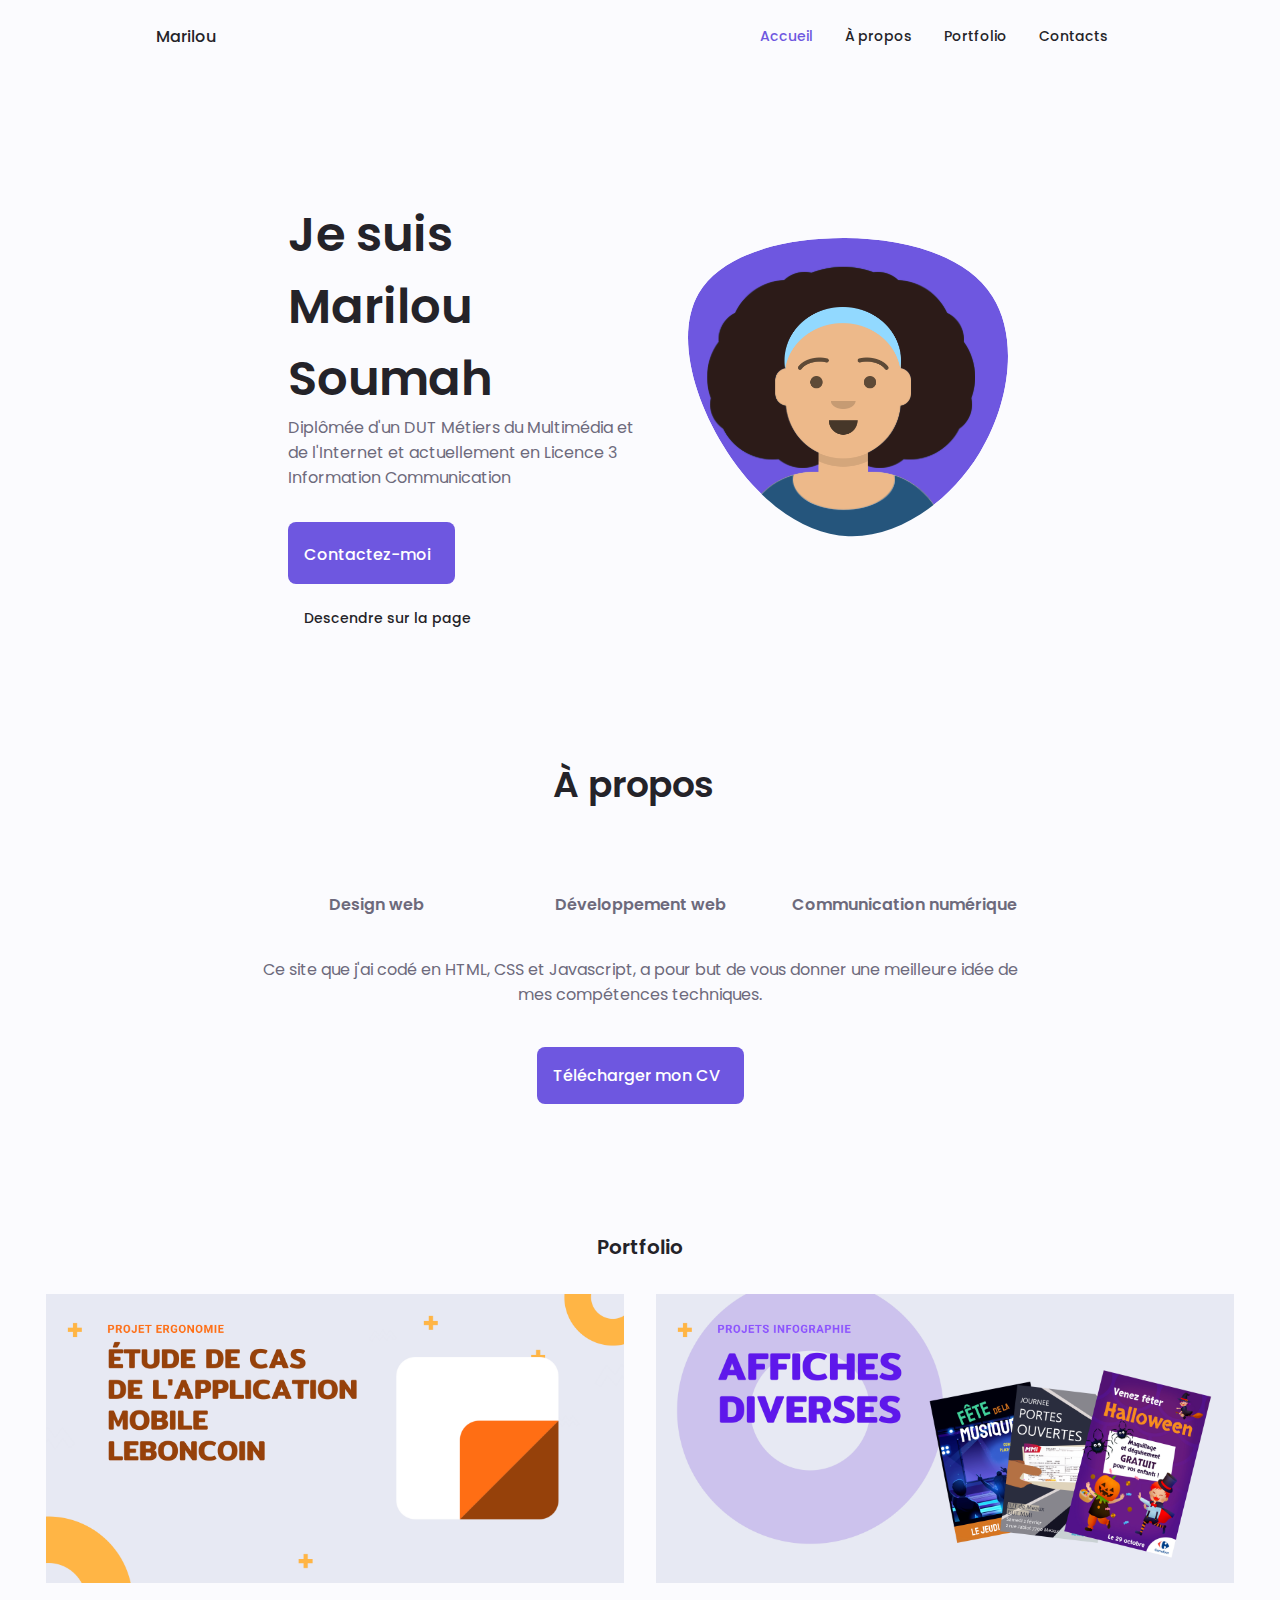
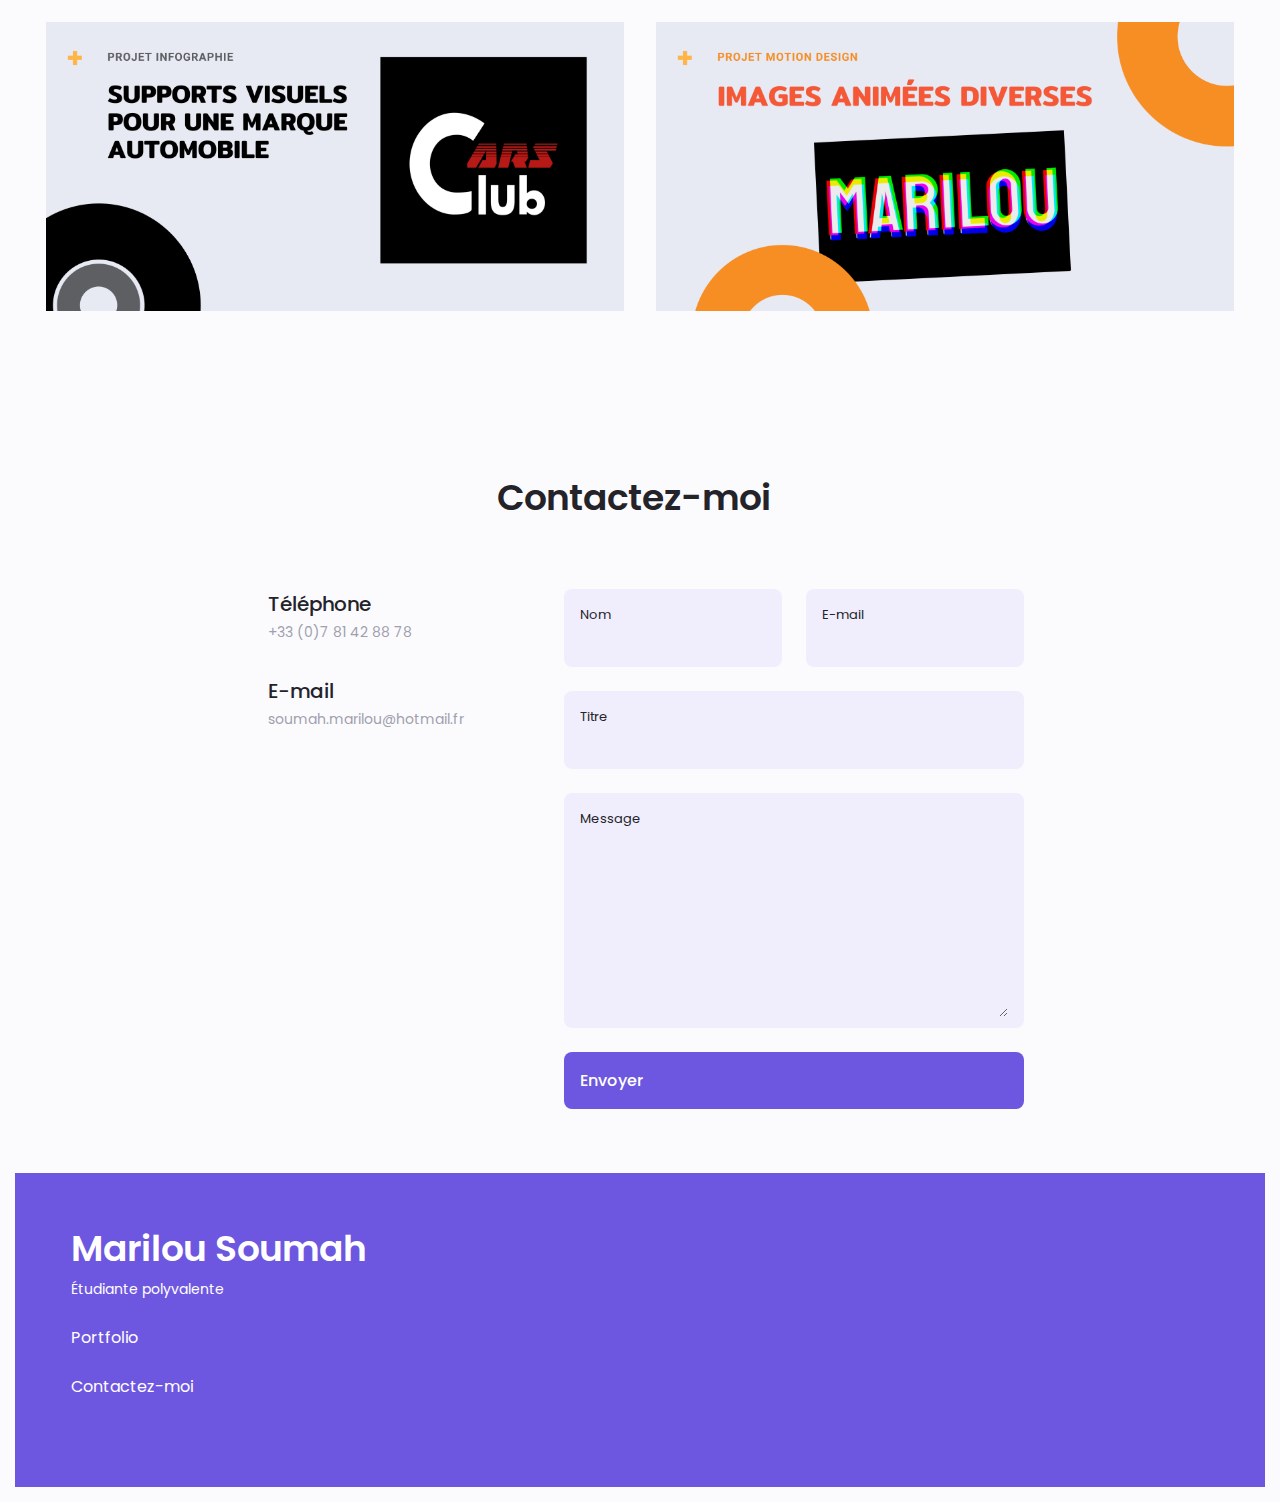
<file: index.html>
<!DOCTYPE html>
    <html lang="en">
    <head>
        <meta charset="UTF-8">
        <meta name="viewport" content="width=device-width, initial-scale=1.0">

        <!--==================== UNICONS ====================-->
        <link rel="stylesheet" href="https://unicons.iconscout.com/release/v4.0.0/css/line.css">
        
        <!--==================== SWIPER CSS ====================-->
        <link rel="stylesheet" href="">
        
        <!--==================== CSS ====================-->
        <link rel="stylesheet" href="assets/css/styles.css">

        <title>Responsive Portfolio Website</title>
    </head>
    <body>
        <!--==================== HEADER ====================-->
        <header class="header" id="header">
            <nav class="nav container">
              <a href="" class="nav_logo">Marilou</a>
            

            <div class="nav_menu" id="nav-menu">
                <ul class="nav_list grid">
                    <li class="nav_item">
                        <a href="#home" class="nav_link active-link">
                            <i class="uil uil-estate nav_icon"></i>Accueil
                        </a>
                    </li>
                    <li class="nav_item">
                        <a href="#about" class="nav_link">
                            <i class="uil uil-user nav_icon"></i>À  propos
                        </a>
                    </li>
                    <li class="nav_item">
                        <a href="#portfolio" class="nav_link">
                            <i class="uil uil-scenery nav_icon"></i> Portfolio
                        </a>
                    </li>
                    <li class="nav_item">
                        <a href="#contact" class="nav_link">
                            <i class="uil uil-envelope-check nav_icon"></i> Contacts
                        </a>
                    </li>
                </ul>
                <i class="uil uil-times nav_close" id="nav-close"></i>
            </div>

            <div class="nav_btns">
                <div class="nav_toggle" id="nav-toggle">
                    <i class="uil uil-apps"></i>
                </div>
            </div>
        </nav>
        </header>

        <!--==================== MAIN ====================-->
        <main class="main">
            <!--==================== HOME ====================-->
            <section class="home section" id="home">
                <div class="home_container container grid">
                    <div class="home_content grid">
                        <div class="home_social">
                            <a href="https://www.linkedin.com/in/marilou-soumah-67598a177" target="_blank" class="home_social-icon">
                               <i class="uil uil-linkedin"></i>
                            </a>
                        </div>

                        <div class="home_img">
                            <svg class="home_blob" viewBox="0 0 200 187" xmlns="http://www.w3.org/2000/svg" xmlns:xlink="http://www.w3.org/1999/xlink">
                                <mask id="mask0" mask-type="alpha">
                                    <path d="M190.312 36.4879C206.582 62.1187 201.309 102.826 182.328 134.186C163.346 165.547 
                                    130.807 187.559 100.226 186.353C69.6454 185.297 41.0228 161.023 21.7403 129.362C2.45775 
                                    97.8511 -7.48481 59.1033 6.67581 34.5279C20.9871 10.1032 59.7028 -0.149132 97.9666 
                                    0.00163737C136.23 0.303176 174.193 10.857 190.312 36.4879Z"/>
                                </mask>
                                <g mask="url(#mask0)">
                                    <path d="M190.312 36.4879C206.582 62.1187 201.309 102.826 182.328 134.186C163.346 
                                    165.547 130.807 187.559 100.226 186.353C69.6454 185.297 41.0228 161.023 21.7403 
                                    129.362C2.45775 97.8511 -7.48481 59.1033 6.67581 34.5279C20.9871 10.1032 59.7028 
                                    -0.149132 97.9666 0.00163737C136.23 0.303176 174.193 10.857 190.312 36.4879Z"/>
                                
                                    <image class="home_blob-img" x='12' y='18' href="assets/img/avatar.png"/>
                                </g>
                            </svg>
                        </div>

                        <div class="home_data">
                            <h1 class="home_title">Je suis Marilou Soumah</h1>
                            <p class="home_description">Diplômée d'un DUT Métiers du Multimédia et de l'Internet et actuellement en Licence 3 Information Communication
                            </p>
                            <a href="#contact" class="button button-flex">Contactez-moi
                                <i class="uil uil-envelope-check button_icon"></i>
                            </a>
                        </div>
                    </div>
                        <div class="home_scroll">
                            <a href="#about" class="home_scroll-button button--flex">
                                <i class="uil uil-mouse home_scroll-mouse"></i>
                                <span class="home_scroll-name">Descendre sur la page</span>
                                <i class="uil uil-arrow-down home_scroll-arrow"></i>
                            </a>
                        </div>
                    
                </div>
            </section>

            <!--==================== ABOUT ====================-->
            <section class="about section" id="about">
                <h2 class="section_title">À propos</h2>
                <div class="about_container container grid">
                    <div>
                    <div class="about_info">
                        <div>
                            <span class="about_info-title"><i class="uil uil-palette designweb_icon"></i></span>
                            <span class="about_info-name">Design web</span>
                        </div>
                        <div>
                            <span class="about_info-title"><i class="uil uil-brackets-curly devweb_icon"></i></span>
                            <span class="about_info-name">Développement web</span>
                        </div>
                        <div>
                            <span class="about_info-title"><i class="uil uil-comment comnum_icon"></i></span>
                            <span class="about_info-name">Communication numérique</span>
                        </div>
                    </div>
                    <div class="about_data">
                        <p class="about_description">Ce site que j'ai codé en HTML, CSS et Javascript, a pour but de vous donner une meilleure idée de mes compétences techniques. </p>
                        <div class="about_button">
                            <a download="" href="assets/pdf/CV_Marilou-Soumah.pdf" class="button button--flex">Télécharger mon CV
                                <i class="uil uil-download-alt button_icon"></i>
                            </a>
                        </div>
                    </div>
                    </div>
                </div>
            </section>
                   

            <!--==================== PORTFOLIO ====================-->
            <section class="portfolio section" id="portfolio">

            <!-- title and tag -->
    <div class="container_portfolio">
        <h2 class="portfolio_title">Portfolio</h2>
  
        <!-- Content of the body-->
        <div class="row">
            <div class="column">
                <div class="content_portfolio">
                    <a href="projetergo.html"><img src="assets/img/ergonomie.png"
                        alt="" style="width:100%"></a>
                </div>
            </div>
             
            <div class="column">
                <div class="content_portfolio">
                    <a href="affiches.html"><img src="assets/img/infographie.png"
                        alt="" style="width:100%"></a>
                </div>
            </div>
             
            <div class="column">
                <div class="content_portfolio">
                    <a href="carsclub.html"><img src="assets/img/infographiecars.png"
                        alt="" style="width:100%"></a>
                </div>
            </div>
             
            <div class="column">
                <div class="content_portfolio">
                    <a href="motiondesign.html"><img src="assets/img/motiondesign.png"
                        alt="" style="width:100%"></a>
                </div>
            </div>
        </div>
    </div>
</section>

            <!--==================== CONTACT ME ====================-->
            <section class="contact section" id="contact">
                <h2 class="section_title">Contactez-moi</h2>
                <div class="contact_container container grid">
                    <div>
                        <div class="contact_information">
                            <i class="uil uil-phone contact_icon"></i>
                            <div>
                                <h3 class="contact_title">Téléphone</h3>
                                <span class="contact_subtitle">+33 (0)7 81 42 88 78</span>
                            </div>
                        </div>

                        <div class="contact_information">
                            <i class="uil uil-envelope contact_icon"></i>
                            <div>
                                <h3 class="contact_title">E-mail</h3>
                                <span class="contact_subtitle">soumah.marilou@hotmail.fr</span>
                            </div>
                        </div>
                    </div>
                    <div>
                    <form action="" class="contact_form grid">
                        <div class="contact_inputs grid">
                            <div class="contact_content">
                                <label for="" class="contact_label">Nom</label>
                                <input type="text" class="contact_input">
                            </div>
                            <div class="contact_content">
                                <label for="" class="contact_label">E-mail</label>
                                <input type="email" class="contact_input">
                            </div>
                        </div>
                            <div class="contact_content">
                                <label for="" class="contact_label">Titre</label>
                                <input type="text" class="contact_input">
                            </div>
                            <div class="contact_content">
                                <label for="" class="contact_label">Message</label>
                                <textarea name="" id="" cols="0" rows="7" class="contact_input"></textarea>
                            </div>
                            <a href="#" class="button button--flex">
                                Envoyer
                                <i class="uil uil-message button_icon"></i>
                            </a>
                        
                    </form>
                    </div>
                </div>
            </section>
        </main>

        <!--==================== FOOTER ====================-->
        <footer class="footer">
            <div class="footer_bg">
                <div class="footer_container container_grid">
                    <div>
                        <h1 class="footer_title">Marilou Soumah</h1>
                        <span class="footer_subtitle">Étudiante polyvalente</span>
                    </div>

                    <ul class="footer_links">
                        <li>
                            <a href="#portfolio" class="footer_link">Portfolio</a>
                        </li>
                        <li>
                            <a href="#contact" class="footer_link">Contactez-moi</a>
                        </li>
                    </ul>
            
                <div class="footer_socials">
                    <a href="https://www.linkedin.com/in/marilou-soumah-67598a177" target="_blank" class="footer_social">
                        <i class="uil uil-linkedin"></i>
                    </a>
                </div>
                </div>
            </div>
            <!--<p class="footer_copy">&#169; Marilou Soumah. Tout droits réservés</p>-->
        
        </footer>
        
        <!--==================== SCROLL TOP ====================-->
        <a href="#" class="scrollup" id="scroll-up">
            <i class="uil uil-arrow-circle-up scrollup_icon"></i>
        </a>

        <!--==================== SWIPER JS ====================-->
        <script src=""></script>

        <!--==================== MAIN JS ====================-->
        <script src="assets/js/main.js"></script>
    </body>
</html>
</file>
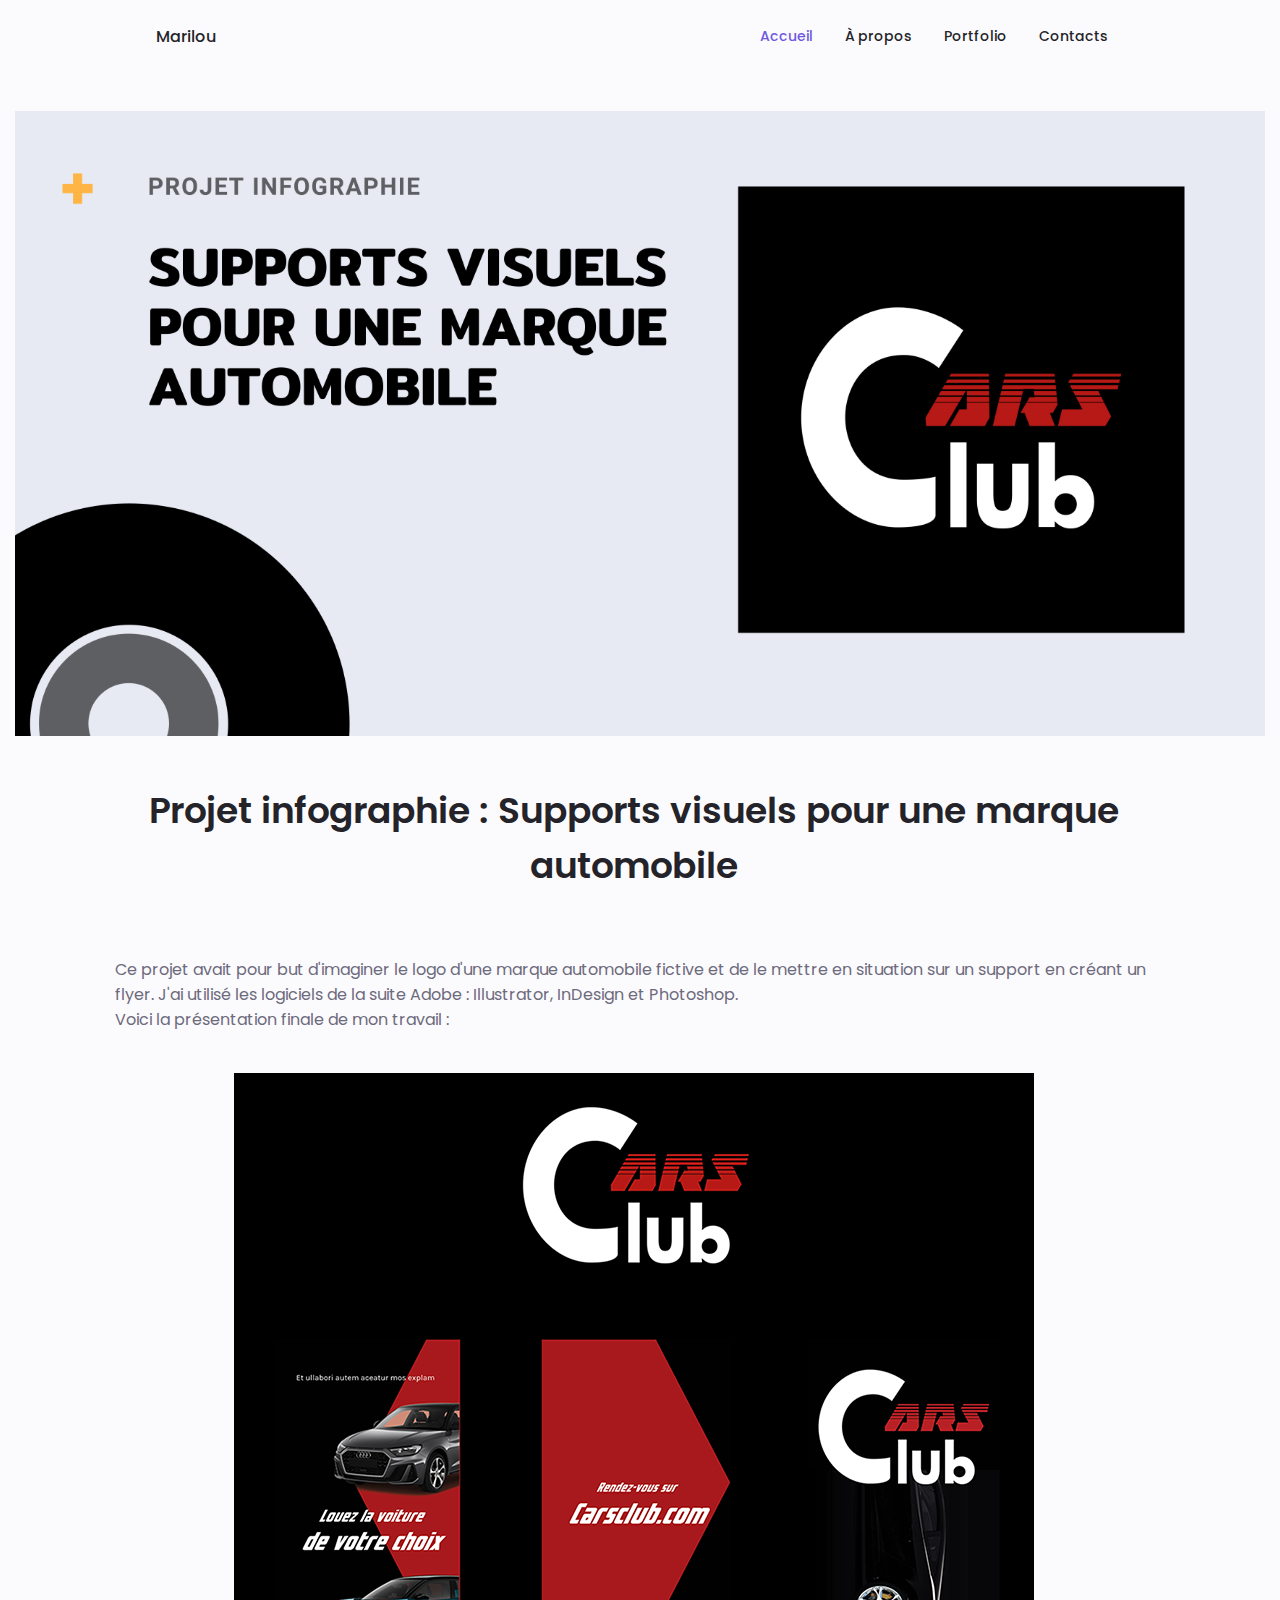
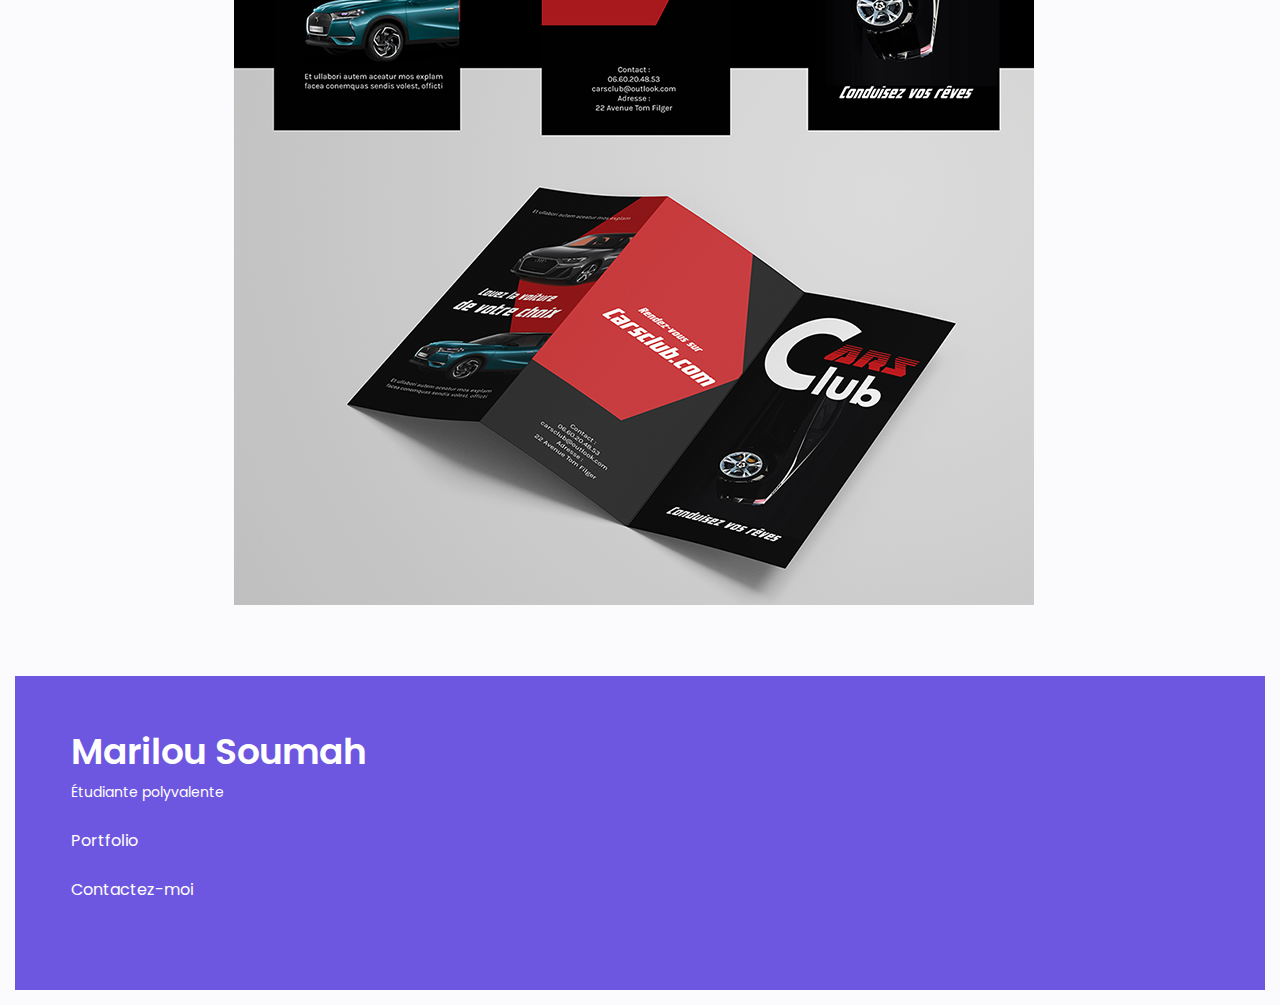
<file: carsclub.html>
<!DOCTYPE html>
    <html lang="en">
    <head>
        <meta charset="UTF-8">
        <meta name="viewport" content="width=device-width, initial-scale=1.0">

        <!--==================== UNICONS ====================-->
        <link rel="stylesheet" href="https://unicons.iconscout.com/release/v4.0.0/css/line.css">
        
        <!--==================== SWIPER CSS ====================-->
        <link rel="stylesheet" href="assets/css/swiper-bundle.min.css">
        
        <!--==================== CSS ====================-->
        <link rel="stylesheet" href="assets/css/styles.css">

        <title>Responsive Portfolio Website</title>
    </head>
    <body>
        <!--==================== HEADER ====================-->
        <header class="header" id="header">
            <nav class="nav container">
              <a href="" class="nav_logo">Marilou</a>
            

            <div class="nav_menu" id="nav-menu">
                <ul class="nav_list grid">
                    <li class="nav_item">
                        <a href="index.html" class="nav_link active-link">
                            <i class="uil uil-estate nav_icon"></i>Accueil
                        </a>
                    </li>
                    <li class="nav_item">
                        <a href="index.html" class="nav_link">
                            <i class="uil uil-user nav_icon"></i>À  propos
                        </a>
                    </li>
                    <li class="nav_item">
                        <a href="index.html" class="nav_link">
                            <i class="uil uil-scenery nav_icon"></i> Portfolio
                        </a>
                    </li>
                    <li class="nav_item">
                        <a href="index.html" class="nav_link">
                            <i class="uil uil-envelope-check nav_icon"></i> Contacts
                        </a>
                    </li>
                </ul>
                <i class="uil uil-times nav_close" id="nav-close"></i>
            </div>

            <div class="nav_btns">
                <div class="nav_toggle" id="nav-toggle">
                    <i class="uil uil-apps"></i>
                </div>
            </div>
        </nav>
        </header>

            <!--==================== HOME ====================-->

            <section class="portfolio section" id="portfolio">
                    
                <img class="img_article" src="assets/img/infographiecars.png"
                    alt="" style="width:100%"><br>
                <h2 class="section_title">Projet infographie : Supports visuels pour une marque automobile</h2>

                <div class="texte_article">
                    <div class="paragraphe">
                    <p>Ce projet avait pour but d'imaginer le logo d'une marque automobile fictive et de le mettre en situation sur un support en créant un flyer. J'ai utilisé les logiciels de la suite Adobe : Illustrator, InDesign et Photoshop.</br>
                        Voici la présentation finale de mon travail :
                    </p>
                    </div>
                </br>
                <div class="imagecars">
                    <img src="assets/img/CarsClub_Marilou_Soumah.png">
                </div>
        </section>
                
                       

        <!--==================== FOOTER ====================-->
        <footer class="footer">
            <div class="footer_bg">
                <div class="footer_container container_grid">
                    <div>
                        <h1 class="footer_title">Marilou Soumah</h1>
                        <span class="footer_subtitle">Étudiante polyvalente</span>
                    </div>

                    <ul class="footer_links">
                        <li>
                            <a href="index.html" class="footer_link">Portfolio</a>
                        </li>
                        <li>
                            <a href="index.html" class="footer_link">Contactez-moi</a>
                        </li>
                    </ul>
            
                <div class="footer_socials">
                    <a href="https://www.linkedin.com/in/marilou-soumah-67598a177" target="_blank" class="footer_social">
                        <i class="uil uil-linkedin"></i>
                    </a>
                </div>
                </div>
            </div>
            <!--<p class="footer_copy">&#169; Marilou Soumah. Tout droits réservés</p>-->
        
        </footer>
        
        <!--==================== SCROLL TOP ====================-->
        <a href="#" class="scrollup" id="scroll-up">
            <i class="uil uil-arrow-circle-up scrollup_icon"></i>
        </a>

        <!--==================== SWIPER JS ====================-->
        <script src="assets/js/swiper-bundle.min.js"></script>

        <!--==================== MAIN JS ====================-->
        <script src="assets/js/main.js"></script>
    </body>
</html>
</file>
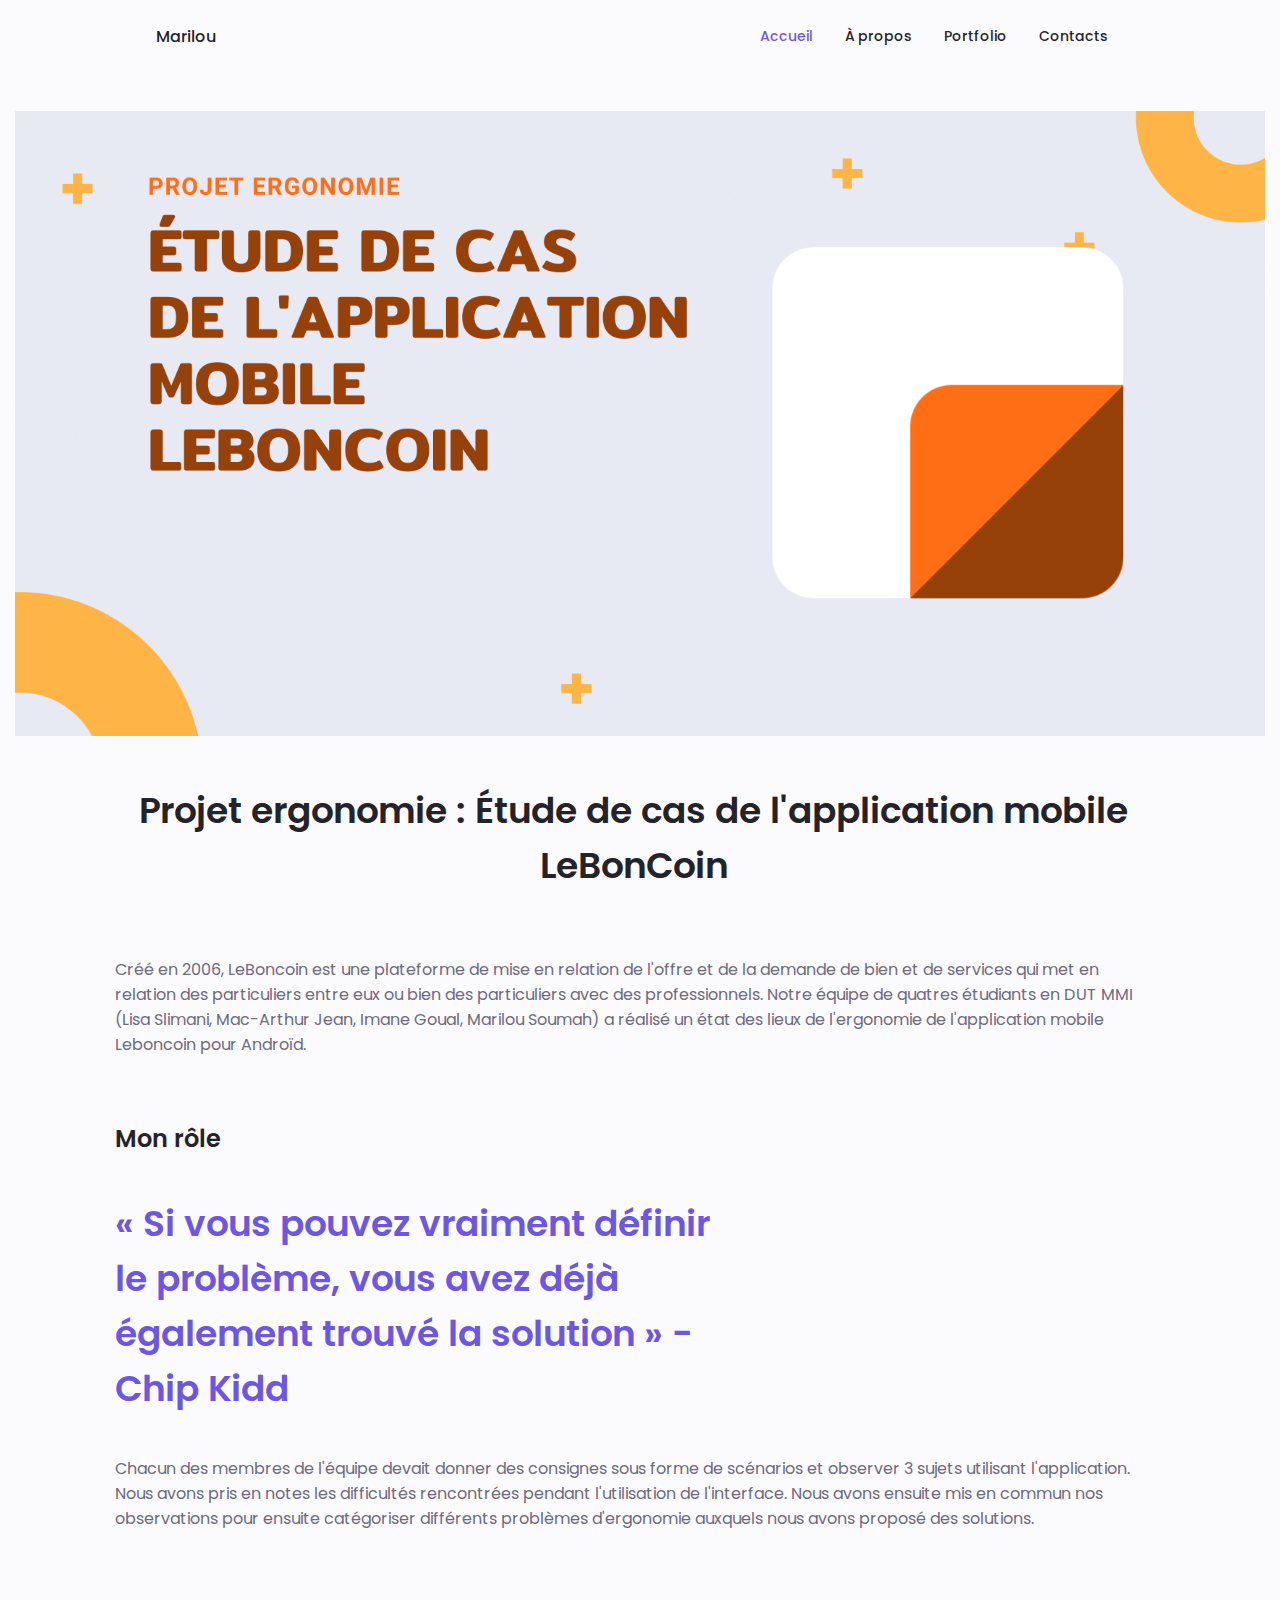
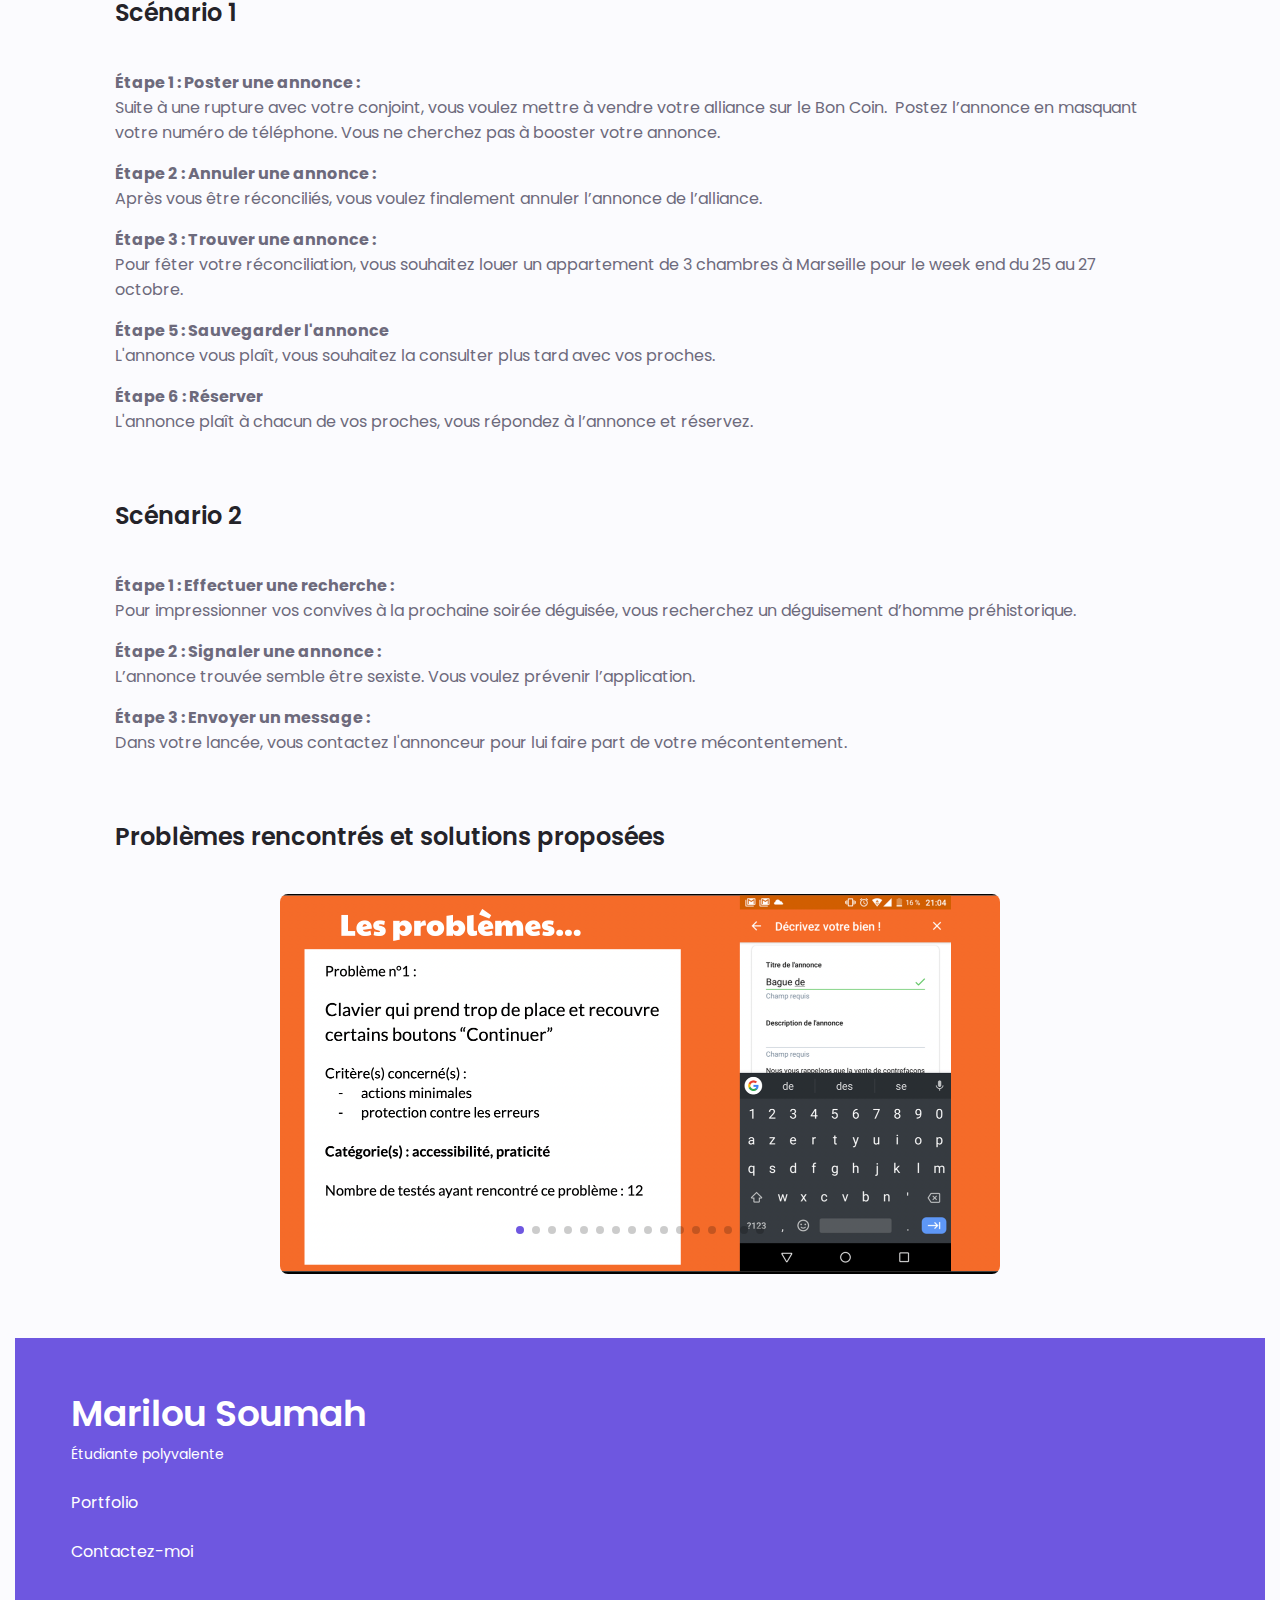
<file: projetergo.html>
<!DOCTYPE html>
    <html lang="en">
    <head>
        <meta charset="UTF-8">
        <meta name="viewport" content="width=device-width, initial-scale=1.0">

        <!--==================== UNICONS ====================-->
        <link rel="stylesheet" href="https://unicons.iconscout.com/release/v4.0.0/css/line.css">
        
        <!--==================== SWIPER CSS ====================-->
        <link rel="stylesheet" href="assets/css/swiper-bundle.min.css">
        
        <!--==================== CSS ====================-->
        <link rel="stylesheet" href="assets/css/styles.css">

        <title>Responsive Portfolio Website</title>
    </head>
    <body>
        <!--==================== HEADER ====================-->
        <header class="header" id="header">
            <nav class="nav container">
              <a href="" class="nav_logo">Marilou</a>
            

            <div class="nav_menu" id="nav-menu">
                <ul class="nav_list grid">
                    <li class="nav_item">
                        <a href="index.html" class="nav_link active-link">
                            <i class="uil uil-estate nav_icon"></i>Accueil
                        </a>
                    </li>
                    <li class="nav_item">
                        <a href="index.html" class="nav_link">
                            <i class="uil uil-user nav_icon"></i>À  propos
                        </a>
                    </li>
                    <li class="nav_item">
                        <a href="index.html" class="nav_link">
                            <i class="uil uil-scenery nav_icon"></i> Portfolio
                        </a>
                    </li>
                    <li class="nav_item">
                        <a href="index.html" class="nav_link">
                            <i class="uil uil-envelope-check nav_icon"></i> Contacts
                        </a>
                    </li>
                </ul>
                <i class="uil uil-times nav_close" id="nav-close"></i>
            </div>

            <div class="nav_btns">
                <div class="nav_toggle" id="nav-toggle">
                    <i class="uil uil-apps"></i>
                </div>
            </div>
        </nav>
        </header>

            <!--==================== HOME ====================-->
            <section class="portfolio section" id="portfolio">
                    
                    <img class="img_article" src="assets/img/ergonomie.png"
                        alt="" style="width:100%">
                    <h2 class="section_title">Projet ergonomie : Étude de cas de l'application mobile LeBonCoin</h2>

                    <div class="texte_article">
                        <div class="paragraphe">
                        <p>
                            Créé en 2006, LeBoncoin est une plateforme de mise en relation de l'offre et de la demande de bien et de services qui met en relation des particuliers entre eux ou bien des particuliers avec des professionnels.
                            Notre équipe de quatres étudiants en DUT MMI (Lisa Slimani, Mac-Arthur Jean, Imane Goual, Marilou Soumah) a réalisé un état des lieux de l'ergonomie de l'application mobile Leboncoin pour Androïd.</p>
                        </div>
                        <h3 class="titre_paragraphe">Mon rôle</h3>
                        <h3 class="citation">« Si vous pouvez vraiment définir le problème, vous avez déjà également trouvé la solution » -Chip Kidd</h3>
                        <div class="paragraphe">
                        <p>Chacun des membres de l'équipe devait donner des consignes sous forme de scénarios et observer 3 sujets utilisant l'application. Nous avons pris en notes les difficultés rencontrées pendant l'utilisation de l'interface. Nous avons ensuite mis en commun nos observations pour ensuite catégoriser différents problèmes d'ergonomie auxquels nous avons proposé des solutions.
                        </p>
                        </div>
                        <h3 class="titre_paragraphe"> Scénario 1</h3>
                        
                        <p>
                            <div class="paragraphe">
                            <strong>Étape 1 : Poster une annonce : </strong> </br>
                            Suite à une rupture avec votre conjoint, vous voulez mettre à vendre votre alliance sur le Bon Coin. 
                            Postez l’annonce en masquant votre numéro de téléphone. Vous ne cherchez pas à booster votre annonce.</br>
                            </div>
                            <div class="paragraphe">
                            <strong>Étape 2 : Annuler une annonce : </strong></br>
                            Après vous être réconciliés, vous voulez finalement annuler l’annonce de l’alliance.</br>
                            </div>
                            <div class="paragraphe">
                            <strong>Étape 3 : Trouver une annonce : </strong></br>
                            Pour fêter votre réconciliation, vous souhaitez louer un appartement de 3 chambres à Marseille pour le week end du 25 au 27 octobre. </br>
                            </div>
                            <div class="paragraphe">
                            <strong>Étape 5 : Sauvegarder l'annonce </strong></br>
                            L'annonce vous plaît, vous souhaitez la consulter plus tard avec vos proches.</br>
                            </div>
                            <div class="paragraphe">
                            <strong>Étape 6 : Réserver</strong></br>
                            L'annonce plaît à chacun de vos proches, vous répondez à l’annonce et réservez.</p>
                            </div>
                        <h3 class="titre_paragraphe">Scénario 2</h3>
                        <p>
                            <div class="paragraphe">
                            <strong>Étape 1 : Effectuer une recherche : </strong></br>
                            Pour impressionner vos convives à la prochaine soirée déguisée, vous recherchez un déguisement d’homme préhistorique. </br>
                            </div>
                            <div class="paragraphe">
                            <strong>Étape 2 : Signaler une annonce : </strong> </br>
                            L’annonce trouvée semble être sexiste. Vous voulez prévenir l’application.</br>
                            </div>
                            <div class="paragraphe">
                            <strong>Étape 3 : Envoyer un message : </strong> </br>
                            Dans votre lancée, vous contactez l'annonceur pour lui faire part de votre mécontentement.</p>
                            </div>

                        <h3 class="titre_paragraphe">Problèmes rencontrés et solutions proposées</h3>
                        
                    </div>
                <div class="portfolio_container container swiper_container">
                    <div class="swiper-wrapper">
                        <!--=================PORTFOLIO 1================-->
                        <div class="portfolio_content grid swiper-slide">
                            <img src="assets/img/probleme1.png" alt="" class="portfolio_img">
                        </div>
                        <!--=================PORTFOLIO 2================-->
                        <div class="portfolio_content grid swiper-slide">
                            <img src="assets/img/solution1.png" alt="" class="portfolio_img">
                        </div>
                        <!--=================PORTFOLIO 3================-->
                        <div class="portfolio_content grid swiper-slide">
                            <img src="assets/img/probleme2.png" alt="" class="portfolio_img">
                        </div>
                        <!--=================PORTFOLIO 4================-->
                        <div class="portfolio_content grid swiper-slide">
                            <img src="assets/img/solution2.png" alt="" class="portfolio_img">
                        </div>
                        <!--=================PORTFOLIO 5================-->
                        <div class="portfolio_content grid swiper-slide">
                            <img src="assets/img/probleme3.png" alt="" class="portfolio_img">
                        </div>
                        <!--=================PORTFOLIO 6================-->
                        <div class="portfolio_content grid swiper-slide">
                            <img src="assets/img/solution3.png" alt="" class="portfolio_img">
                        </div>
                        <!--=================PORTFOLIO 7================-->
                        <div class="portfolio_content grid swiper-slide">
                            <img src="assets/img/probleme4.png" alt="" class="portfolio_img">
                        </div>
                        <!--=================PORTFOLIO 8================-->
                        <div class="portfolio_content grid swiper-slide">
                            <img src="assets/img/solution4.png" alt="" class="portfolio_img">
                        </div>
                        <!--=================PORTFOLIO 9================-->
                        <div class="portfolio_content grid swiper-slide">
                            <img src="assets/img/probleme5.png" alt="" class="portfolio_img">
                        </div>
                        <!--=================PORTFOLIO 10================-->
                        <div class="portfolio_content grid swiper-slide">
                            <img src="assets/img/solution5.png" alt="" class="portfolio_img">
                        </div>
                        <!--=================PORTFOLIO 11================-->
                        <div class="portfolio_content grid swiper-slide">
                            <img src="assets/img/probleme6.png" alt="" class="portfolio_img">
                        </div>
                        <!--=================PORTFOLIO 12================-->
                        <div class="portfolio_content grid swiper-slide">
                            <img src="assets/img/solution6.png" alt="" class="portfolio_img">
                        </div>
                        <!--=================PORTFOLIO 13================-->
                        <div class="portfolio_content grid swiper-slide">
                            <img src="assets/img/probleme7.png" alt="" class="portfolio_img">
                        </div>
                        <!--=================PORTFOLIO 14================-->
                        <div class="portfolio_content grid swiper-slide">
                            <img src="assets/img/solution7.png" alt="" class="portfolio_img">
                        </div>
                        <!--=================PORTFOLIO 15================-->
                        <div class="portfolio_content grid swiper-slide">
                            <img src="assets/img/probleme8.png" alt="" class="portfolio_img">
                        </div>
                        <!--=================PORTFOLIO 16================-->
                        <div class="portfolio_content grid swiper-slide">
                            <img src="assets/img/solution8.png" alt="" class="portfolio_img">
                        </div>

                    </div>
                    <!--======Add arrows======-->
                    <div class="swiper-button-next">
                        <i class="uil uil-angle-right-b swiper-portfolio-icon"></i>
                    </div>
                    <div class="swiper-button-prev">
                        <i class="uil uil-angle-left-b swiper-portfolio-icon"></i>
                    </div>
                    <!--======Add pagination======-->
                    <div class="swiper-pagination"></div>

                </div>
            </section>
           
                
                       

        <!--==================== FOOTER ====================-->
        <footer class="footer">
            <div class="footer_bg">
                <div class="footer_container container_grid">
                    <div>
                        <h1 class="footer_title">Marilou Soumah</h1>
                        <span class="footer_subtitle">Étudiante polyvalente</span>
                    </div>

                    <ul class="footer_links">
                        <li>
                            <a href="index.html" class="footer_link">Portfolio</a>
                        </li>
                        <li>
                            <a href="index.html" class="footer_link">Contactez-moi</a>
                        </li>
                    </ul>
            
                <div class="footer_socials">
                    <a href="https://www.linkedin.com/in/marilou-soumah-67598a177" target="_blank" class="footer_social">
                        <i class="uil uil-linkedin"></i>
                    </a>
                </div>
                </div>
            </div>
            <!--<p class="footer_copy">&#169; Marilou Soumah. Tout droits réservés</p>-->
        
        </footer>
        
        <!--==================== SCROLL TOP ====================-->
        <a href="#" class="scrollup" id="scroll-up">
            <i class="uil uil-arrow-circle-up scrollup_icon"></i>
        </a>

        <!--==================== SWIPER JS ====================-->
        <script src="assets/js/swiper-bundle.min.js"></script>

        <!--==================== MAIN JS ====================-->
        <script src="assets/js/main.js"></script>
    </body>
</html>
</file>
<file: assets/css/styles.css>
/*==================== GOOGLE FONTS ====================*/
@import url('https://fonts.googleapis.com/css2?family=Poppins:wght@400;500;600&display=swap');

/*==================== VARIABLES CSS ====================*/
:root {
    --header-height: 3rem;

    /*========== Colors ==========*/
    /* Change favorite color */
    --hue-color: 250; /*Purple 250 - Green 142 - Blue 230 - Pink 340*/

    /* HSL color mode */
    --first-color: hsl(var(--hue-color), 69%, 61%);
    --first-color-second: hsl(var(--hue-color), 69%, 61%);
    --first-color-alt: hsl(var(--hue-color), 57%, 53%);
    --first-color-lighter: hsl(var(--hue-color), 92%, 85%);
    --title-color: hsl(var(--hue-color), 8%, 15%);
    --text-color: hsl(var(--hue-color), 8%, 45%);
    --text-color-light: hsl(var(--hue-color), 8%, 65%);
    --input-color: hsl(var(--hue-color), 70%, 96%);
    --body-color: hsl(var(--hue-color), 60%, 99%);
    --container-color: #FFF;
    --scroll-bar-color: hsl(var(--hue-color), 12%, 90%);
    --scroll-thumb-color: hsl(var(--hue-color), 12%, 80%);

    /*========== Font and typography ==========*/
    --body-font: 'Poppins', sans-serif;

    /* .5rem = 8px, 1rem = 16px, 1.5rem = 24px ... */
    --big-font-size: 2rem;
    --h1-font-size: 1.5rem;
    --h2-font-size: 1.25rem;
    --h3-font-size: 1.125rem;
    --normal-font-size: .938rem;
    --small-font-size: .813rem;
    --smaller-font-size: .75rem;

    /*========== Font weight ==========*/
    --font-medium: 500;
    --font-semi-bold: 600;

    /*========== Margenes Bottom ==========*/
    /* .25rem = 4px, .5rem = 8px, .75rem = 12px ... */
    --mb-0-25: .25rem;
    --mb-0-5: .5rem;
    --mb-0-75: .75rem;
    --mb-1: 1rem;
    --mb-1-5: 1.5rem;
    --mb-2: 2rem;
    --mb-2-5: 2.5rem;
    --mb-3: 3rem;

    /*========== z index ==========*/
    --z-tooltip: 10;
    --z-fixed: 100;
    --z-modal: 1000;
}

/* Font size for large devices */
@media screen and (min-width: 968px) {
    :root {
        --big-font-size: 3rem;
        --h1-font-size: 2.25rem;
        --h2-font-size: 1.5rem;
        --h3-font-size: 1.25rem;
        --normal-font-size: 1rem;
        --small-font-size: .875rem;
        --smaller-font-size: .813rem;
    }
}

/*========== Variables Dark theme ==========*/


/*========== Button Dark/Light ==========*/


/*==================== BASE ====================*/
*{
    box-sizing: border-box;
    padding : 0;
    margin : 0;
}

html {
    scroll-behavior: smooth; 
}

body{
    margin: 0 0 var(--header-height) 0; 
    font-family: var(--body-font);
    font-size: var(--normal-font-size);
    background-color: var(--body-color);
    color : var(--text-color)
}

h1, h2, h3, h4{
    color: var(--title-color);
    font-weight: var(--font-semi-bold);
}

ul {
    list-style: none;
}

a {
    text-decoration: none;
}

img {
    max-width: 100%;
    height: auto;
}
/*==================== REUSABLE CSS CLASSES ====================*/
.section {
    padding: 2rem 0 4rem;
}

.section_title {
    font-size: var(--h1-font-size);
}

.section_subtitle {
    display: block;
    font-size: var--(--small-font-size);
    margin-bottom: var(--mb-3);
}

.section_title,
.section_subtitle {
    text-align: center;
}

/*==================== LAYOUT ====================*/
.container {
    max-width: 768px;
    margin-left: var(--mb-1-5);
    margin-right: var(--mb-1-5);
}

.grid {
   display :grid;
   gap: 1.5rem;
}

.header {
    width: 100%;
    position: fixed;
    bottom: 0;
    left: 0;
    z-index: var(--z-fixed);
    background-color: var(--body-color);
 }

/*==================== NAV ====================*/
.nav {
    max-width: 968px;
    height: var(--header-height);
    display: flex;
    justify-content: space-between;
    align-items: center;
 }

 .nav_logo,
 .nav_toggle {
    color: var(--title-color);
    font-weight: var(--font-medium)
 }

 .nav_logo:hover {
    color: var(--first-color);
 }

 .nav_toggle {
     font-size: 1.1rem;
     cursor: pointer;
    }

    .nav_toggle:hover {
        color: var(--first-color);
     }

@media screen and (max-width: 767px){
    .nav_menu {
        position: fixed;
        bottom: -100%;
        left: 0;
        width: 100%;
        background-color: var(--body-color);
        padding: 2rem 1.5rem 4rem;
        box-shadow: 0 -1px 4px rgba(0,0,0,15);
        border-radius: 1.5rem 1.5rem 0 0;
        transition: .3s;
    }
}

.nav_list {
    grid-template-columns: repeat(3, 1fr);
    gap : 2rem;
}

.nav_link {
display: flex;
flex-direction: column;
align-items: center;
font-size: var(--small-font-size);
color: var(--title-color);
font-weight: var(--font-medium);
}

.nav_link :hover {
    color: var(--first-color);
}

.nav_icon {
    font-size: 1.2rem;
}

.nav_close {
    position: absolute;
    right: 1.3rem;
    bottom: .5rem;
    font-size: 1.5rem;
    cursor: pointer;
    color: var(--first-color);
}

.nav_close :hover {
    color: var(--first-color);
}
/* show menu */
.show-menu {
    bottom: 0;
}

/* Active link */
.active-link {
    color: var(--first-color);
}

/* Change background header */
.scroll-header {
    box-shadow: 0 -1px 4px rgba(0, 0, 0, .15);
}

/*==================== HOME ====================*/
.home_container {
    gap: 1rem;
}

.home_content {
    grid-template-columns: .5fr 3fr;
    padding-top: 3.5rem;
    align-items: center;
}

.home_social {
    display: grid;
    grid-template-columns: max-content;
    row-gap: 1rem;
}

.home_social-icon {
    font-size: 2rem;
    color: var(--first-color);
    row-gap: 1rem;
}

.home_social-icon:hover{
    color: var(--first-color-alt);
}

.home_blob {
    width: 200px;
    fill: var(--first-color);
}

.home_blob-img {
    width: 170px;
    fill: var(--first-color);
}

.home_data {
    grid-column: 1/3;
}

.home_title {
    font-size: var(--big-font-size);
}

.home_subtitle {
    font-size: var(--h3-font-size);
    color: var(--text-color);
    font-weight: var(--font-medium);
    margin-bottom: var(--mb-0-75);
}

.home_description {
    margin-bottom: var(--mb-2);

}

.home_scroll {
    /*mettre en commentaire pour faire réapparaître le descendre*/
    display: none;
}

.home_scroll-button {
    color: var(--first-color);
    transition: .3s;
}

.home_scroll-button:hover {
    transform: translateY(.25rem);
}

.home_scroll-mouse {
    font-size: 2rem;
}

.home_scroll-name {
    font-size: var(--small-font-size);
    color : var(--title-color);
    font-weight: var(--font-medium);
    margin-right: var(--mb-0-25);
}

.home_scroll-arrow {
    font-size: 1.25rem;
}
/*==================== BUTTONS ====================*/
.button {
    display: inline-block;
    background-color: var(--first-color);
    color: #FFF;
    padding: 1rem;
    border-radius: .5rem;
    font-weight: var(--font-medium);
}

.button:hover {
    background-color: var(--first-color-alt);
}

.button_icon {
    font-size: 1.25rem;
    margin-left: var(--mb-0-5);
    transition: .3s;
}

.button--flex {
    display: inline-flex;
    align-items: center;
}

/*==================== ABOUT ====================*/
.section_title {
    margin-bottom: var(--mb-2-5);
}

.about_description {
    text-align: center;
    margin-bottom: var(--mb-2-5);
}

/*.about_info {
    display: flex;
    justify-content: space-evenly;
    margin-bottom: var(--mb-2-5);
}*/
.about_info {
    display : grid;
    grid-template-columns: repeat(3, 1fr);
    gap: 1.5rem;
}

/*.about_info-name {
    font-size: var(--smaller-font-size);
    justify-content: space-evenly;
    margin-bottom: var(--mb-2-5);
}*/

.about_info-title {
    display: block;
    text-align: center;
    margin-bottom: var(--mb-1);
    font-size : 3rem;
    color: var(--first-color);
}
.about_info-name {
    display: block;
    text-align: center;
    justify-content: space-evenly;
    margin-bottom: var(--mb-2-5);
    font-weight: var(--font-semi-bold);
    font-size: var(--h4-font-size);
}

.about_button {
    display: flex;
    justify-content: center;
}


/*==================== PORTFOLIO ====================*/
.portfolio_title {
    font-size: var(--h2-font-size);
}

/*.ligne1,
.ligne2 {
    display: flex;
}*/
/* wildcard styling */

/*ça change rien j'ai l'impression:*/
/** {
    box-sizing: border-box;
}*/
 
/* padding for whole body */
body {
    padding: 15px;
}
 
/* styling body */
.container_portfolio {
    max-width: 1200px;
    margin: auto;
}
 
.portfolio_title {
text-align: center;
font-size: var(--h1-font-size);
margin-bottom: var(--mb-2-5);
}

/* row and column decoration */
.row {
    margin: 0px -18px;
    padding: 8px;
}
 
.row > .column {
    padding: 6px;
}

.column {
    float: left;
    width: 50%;
}
 
.row:after {
    content: "";
    display: table;
    clear: both;
}
 
/* content decoration */
.content_portfolio {
    padding: 10px;
}
 
/* window size 850 width set */
@media screen and (max-width: 850px) {
    .column {
        width: 100%;
    }
}

/* window size 400 width set */
@media screen and (max-width: 400px) {
    .column {
        width: 100%;
    }
}


/*==================== CONTACT ME ====================*/
.section_title {
    margin-bottom: 4rem;
}


.contact_information {
    display: flex;
    margin-bottom: var(--mb-2);
}

.contact_icon {
    font-size: 2rem;
    color: var(--first-color);
    margin-right: var(--mb-0-75);
}

.contact_title {
    font-size: var(--h3-font-size);
    font-weight: var(--font-medium);
}

.contact_subtitle {
    font-size: var(--small-font-size);
    color : var(--text-color-light)
}

.contact_content {
    background-color : var(--input-color);
    border-radius : .5rem;
    padding: .75rem 1rem .25rem;
}


.contact_label {
    font-size: var(--smaller-font-size);
    color: var(--title-color);
}

.contact_input {
    width: 100%;
    background-color: var(--input-color);
    color : var(--text-color);
    font-family: var(--body-color);
    font-size: var(--normal-font-size);
    border: none;
    outline: none;
    padding: .25rem .5rem .5rem 0;
}
/*==================== FOOTER ====================*/
.footer {
    padding-top: 2rem;
}

.footer_container {
margin-left: 3.5rem;
margin-bottom: 2rem;
}

.footer_bg {
    background-color: var(--first-color-second);
    padding : 2rem 0 3rem;
    }

.footer_title {
    font-size: var(--h1-font-size);
    }

.footer_subtitle {
font-size: var(--small-font-size);
    }


.footer_links {
    display: flex;
    flex-direction: column;
    row-gap: 1.5rem;
    margin-top: 1.5rem;
    margin-bottom: 1.5rem;
    }

.footer_link:hover {
    color: var(--first-color-lighter);
    }

.footer_social {
    font-size: 1.25rem;
        }

.footer_social:hover {
    color: var(--first-color-lighter);
    }

.footer_title,
.footer_subtitle,
.footer_link,
.footer_social {
    color: #FFF;
    }
/*========== SCROLL UP ==========*/
.scrollup {
    position: fixed;
    right: 1rem;
    bottom: -20%;
    background-color: var(--first-color);
    opacity: .8;
    padding: 0 .3rem;
    border-radius: .4rem;
    z-index: var(--z-tooltip);
    transition: .4s;

    }

.scrollup:hover {
    background-color: var(--first-color-alt);
    }

.scrollup_icon {
    font-size: 1.5rem;
    color: #FFF;
    }
/* Show scroll */
.show-scroll {
    bottom : 5rem;
    }

/*========== SCROLL BAR ==========*/
::webkit-scrollbar {
    width: .60rem;
    background-color: var(--scroll-bar-color);
    border-radius : .5rem;
    }

::webkit-scrollbar-thumb {
    background-color: var(--scroll-thumb-color);
    border-radius: .5rem;

    }

::webkit-scrollbar-thumb:hover {
    background-color: var(--text-color-light);
    }


/*==================== MEDIA QUERIES ====================*/
/* For small devices */
@media screen and (max-width : 350px) {
    .container {
        margin-left: var(--mb-1);
        margin-right: var(--mb-1);
    }

    .nav_menu {
        padding: 2rem .25rem 4rem;
        }      
    
    .nav_list {
    column-gap: 0;
    }

    .home_content {
        grid-template-columns: .25fr 3fr ;
    }

    .home_blob {
        width: 180px;
    }

    .skills_title {
        font-size: var(--normal-font-size);
    }
    
    /*Page affiches*/
    .ligne1 {
        display: block;
        text-align: center;
        margin-bottom: var(--mb-2-5);
    }
    .halloween_img,
    .fetemusique_img,
    .train_img {
        max-width: 500px;
    }
}
/* For medium devices */
@media screen and (min-width : 568px) {
    .home_content {
        grid-template-columns: max-content 1fr 1fr;
    }
    .home_data {
        grid-column: initial;
        }
    
    .home_img {
        order : 1;
        justify-self: center;
        }
    
    .contact_container,
    .footer_container {
        grid-template-columns: repeat(2, 1fr);
        }

     /*Page affiches*/
     .affiche_container {
        display: flex;
        flex-direction: column;
    } 
     .ligne1 {
        display: flex;
        flex-direction: column;
        margin-bottom: var(--mb-2-5);
        }
    
    .halloween_img,
    .fetemusique_img,
    .train_img {
        max-width: 300px;
    }
}

@media screen and (min-width : 768px) {
    .container {
        margin-left: auto;
        margin-right: auto;
    }

    body {
        margin : 0;
    }

    .section {
        padding: 6rem 0 2rem;
    }

    .section_subtitle {
        margin-bottom: 4rem;
    }

    .header {
        top : 0;
        bottom : initial
    }

    .header,
    .main,
    .footer_container {
        padding: 0 1rem;
    }

    .nav {
        height: calc(var(--header-height) + 1.5rem);
        column-gap: 1rem;
    }

    .nav_icon,
    .nav_close,
    .nav_toggle {
        display: none;
    }

    .nav_list {
        display : flex;
        column-gap: 2rem;
    }
    
    .nav_menu {
        margin-left: auto;
    }

    .home-container {
        row-gap: 5rem;
    }

    .home_content {
        padding-top: 5.5rem;
        column-gap: 2rem;;
    }

    .home_blob {
        width: 270px;
    }

    .home_scroll {
        display: block;
    }

    .home_scroll-button {
        margin-left: 3rem;
    }
/*
    .about_container {
        column-gap: 5rem;
    }

    .about_img {
        width: 350px;
    }

    .about_description {
        text-align: initial;
    }

    .about_info {
        justify-content: space-between;
    }

    .about_button {
        justify-content: initial;
    }
    */
    .about_container {
        display: block;
        text-align: center;
    }

    .footer_bg {
        padding : 3rem 0 3.5rem;
    }

    /*.footer_links {
        flex-direction: row;
        column-gap: 2rem;
    }*/
}
/* For large devices */
@media screen and (min-width : 1024px) {
    .header,
    .main,
    .footer_container {
        padding: 0;
    }

    .home_blob {
        width : 320px;
    }
    .home_social {
        transform: translate(-6rem);
    }

    .contact_form {
        width: 460px;
    }

    .contact_inputs {
        grid-template-columns: repeat(2, 1fr);
    }
}

/*========== Projet ERGO ==========*/
.img_article {
   margin-bottom: var(--mb-2-5);
}

.texte_article, 
.section_title {
    width: 83%;
    margin-left: 8%;
}
.paragraphe {
    margin-bottom: var(--mb-1);
}

.titre_paragraphe {
    font-size: var(--h2-font-size);
    margin-top: 4rem;
    margin-bottom: var(--mb-2-5);
}

.citation {
    font-size: var(--h1-font-size);
    margin-bottom: var(--mb-2-5);
    color: var(--first-color-second);
    width: 60%;
}
.portfolio_container {
    overflow: initial;
}


.portfolio_content {
    padding: 0 1.5rem;
}


.portfolio_img {
    width: 500px;
    border-radius: .5rem;
    justify-self: center;
}

@media screen and (min-width : 768px) {
    .portfolio_img {
    width: 600px;
    }
}

@media screen and (min-width : 1024px) {
    .portfolio_img {
    width: 900px;
    }
}
.portfolio_title {
    font-size: var(--h3-font-size);
    margin-bottom: var(--mb-0-5);

}

.portfolio_description {
    margin-bottom: var(--mb-0-75);
}

.portfolio_button:hover .button_icon {
    transform: translateX(.25rem);
}

.swiper-button-prev::after,
.swiper-button-next::after {
    content: '';
}

.swiper-portfolio-icon {
    font-size: 2rem;
    color: var(--first-color);
}

.swiper-button-prev {
    margin-top: 140rem;
    left: 5%;
}
.swiper-button-next {
    margin-top: 140rem;
    right: 5%;
}

.swiper-container-horizontal > .swiper-pagination-bullets {
    top: 176rem;
}
/*
@media screen and (max-width : 350px) {
    .swiper-container-horizontal > .swiper-pagination-bullets {
    margin-top: 10rem;
    }
}
@media screen and (min-width : 568px) {
    .swiper-container-horizontal > .swiper-pagination-bullets {
        margin-top: 10rem;
    }
    }
@media screen and (min-width : 768px) {
.swiper-container-horizontal > .swiper-pagination-bullets {
    margin-top: 15rem;
}
}

@media screen and (min-width : 1024px) {
    .swiper-container-horizontal > .swiper-pagination-bullets {
        margin-top : 18rem;
    }
    }
*/
.swiper-pagination-bullet-active {
    background-color: var(--first-color);
}

.swiper-button-prev,
.swiper-button-next,
.swiper-pagination-bullet {
    outline: none;
}


/*--==================== Projet Cars Club ====================*/

.imagecars {
    text-align: center;
}

/*--==================== Projet Affiches ====================*/

.gallery {
    margin-top: 4rem;
    line-height:0;
    -webkit-column-count:2; /* split it into 5 columns */
    -webkit-column-gap:5px; /* give it a 5px gap between columns */
    -moz-column-count:2;
    -moz-column-gap:5px;
    column-count:2;
    column-gap:5px;

 }

.gallery img:hover {
    filter:none;
 }
 @media (max-width: 1200px) {
    .gallery {
     -moz-column-count:    2;
     -webkit-column-count: 2;
     column-count:         2;
    }
 }

 @media (max-width: 1000px) {
    .gallery {
     -moz-column-count:    2;
     -webkit-column-count: 2;
     column-count:         2;
    }
 }

 @media (max-width: 800px) {
    .gallery {
     -moz-column-count:    2;
     -webkit-column-count: 2;
     column-count:         2;
    }
 }

 @media (max-width: 400px) {
    .gallery {
     -moz-column-count:    1;
     -webkit-column-count: 1;
     column-count:         1;
    }
 }
/*
Essayer de faire agrandir les affichesquand on passe le curseur dessus
.row_affiches::after {
    width: 600px;
}

/* row and column decoration */
/*.row_affiches {
    margin: 0px -18px;
    padding: 8px;
    cursor: pointer;
}
 
.row_affiches > .column_affiches {
    padding: 6px;
}

.column_affiches {
    float: left;
    width: 50%;
}
 
.row_affiches:after {
    content: "";
    display: table;
    clear: both;
    transform: scale(60%);
}
 
/* content decoration */
/*.content_affiches {
    padding: 10px;
}
 
/* window size 850 width set */
/*@media screen and (max-width: 850px) {
    .column_affiches {
        width: 100%;
    }
}*/

/* window size 400 width set */
/*@media screen and (max-width: 400px) {
    .column_affiches {
        width: 100%;
    }
}*/
</file>
